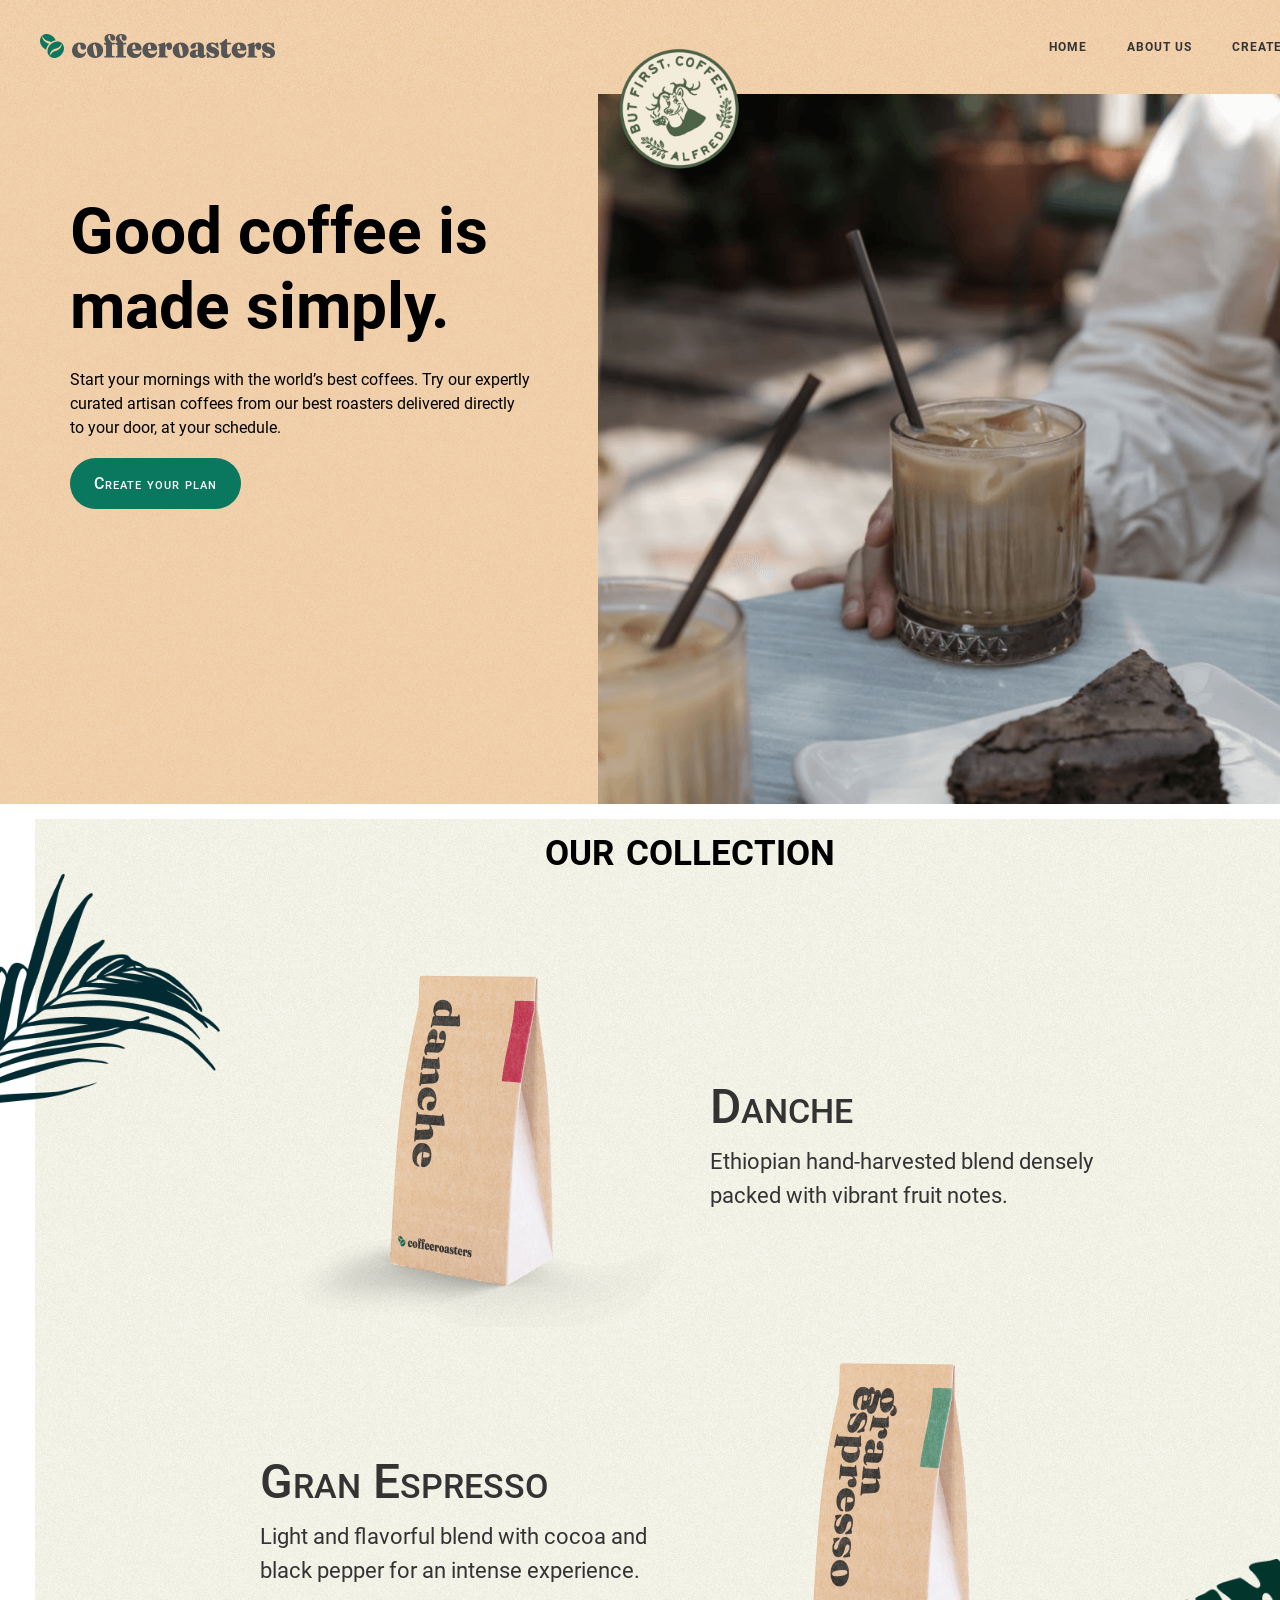
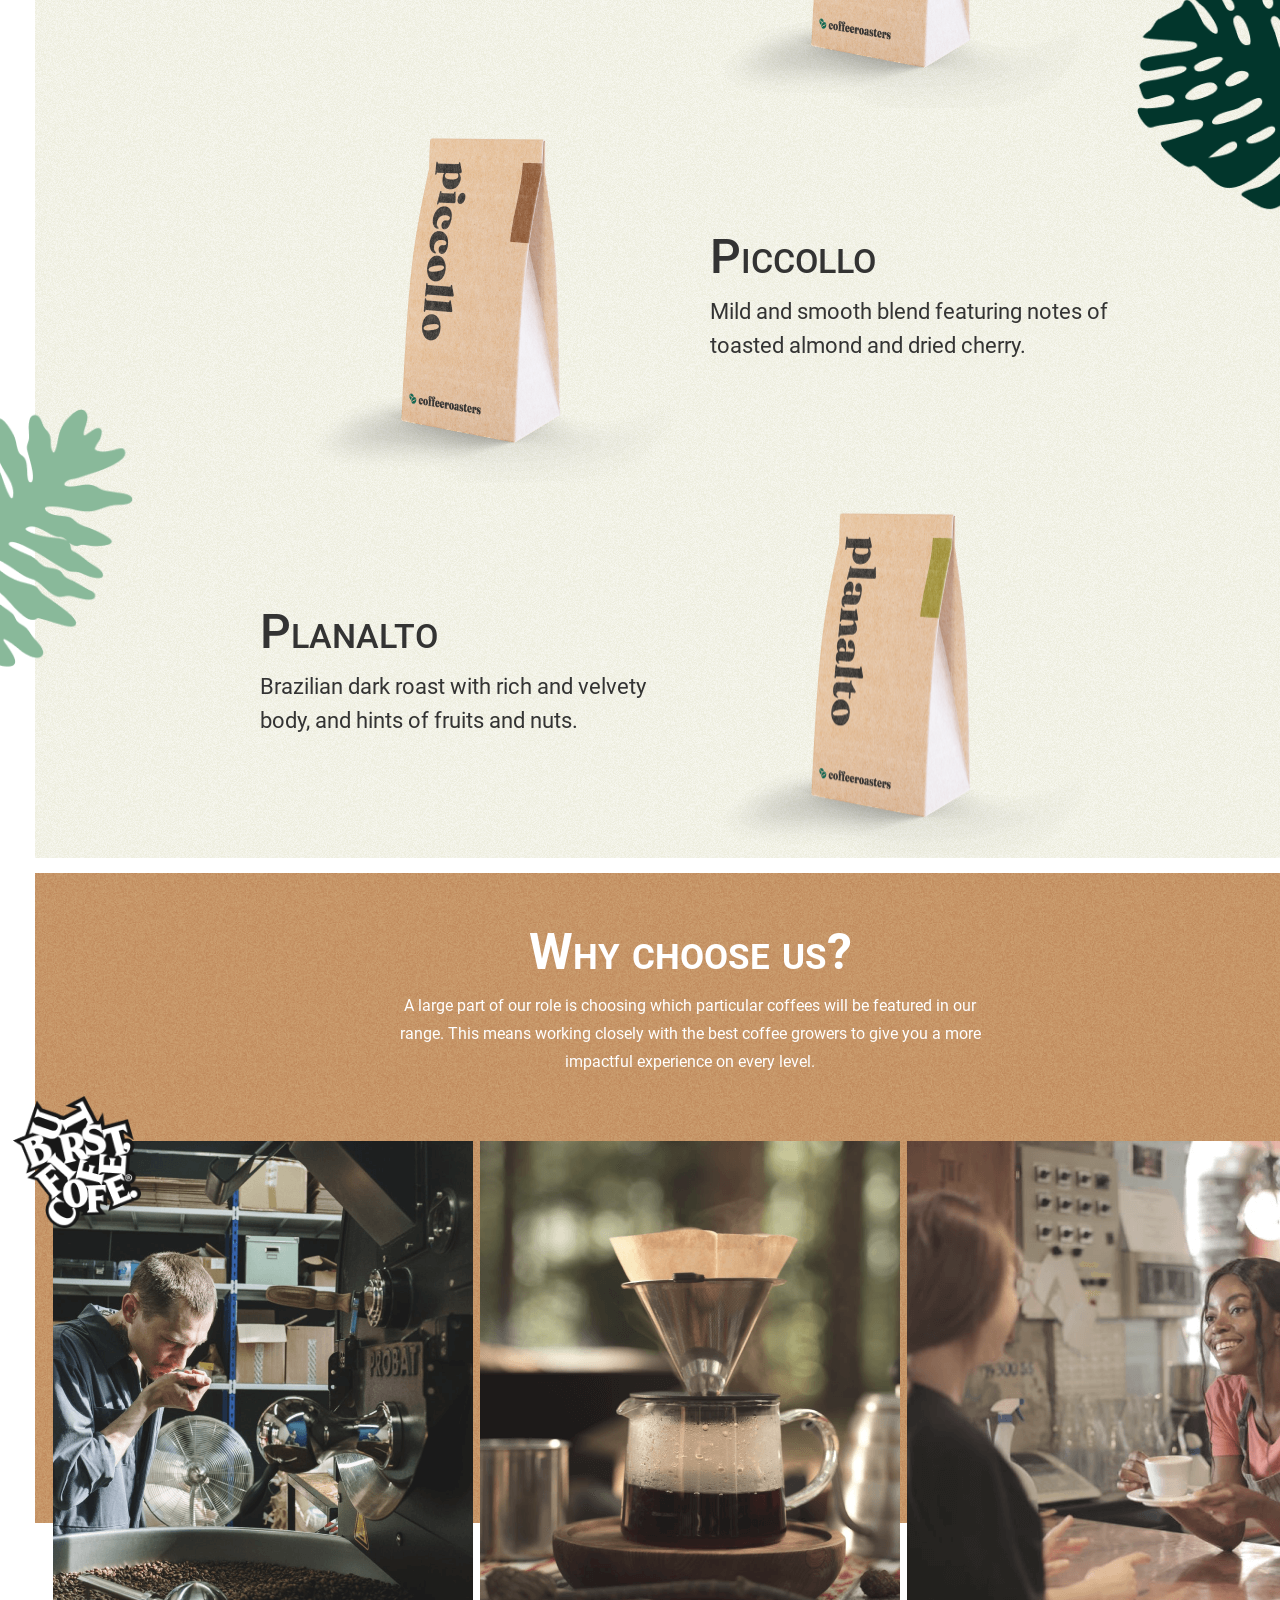
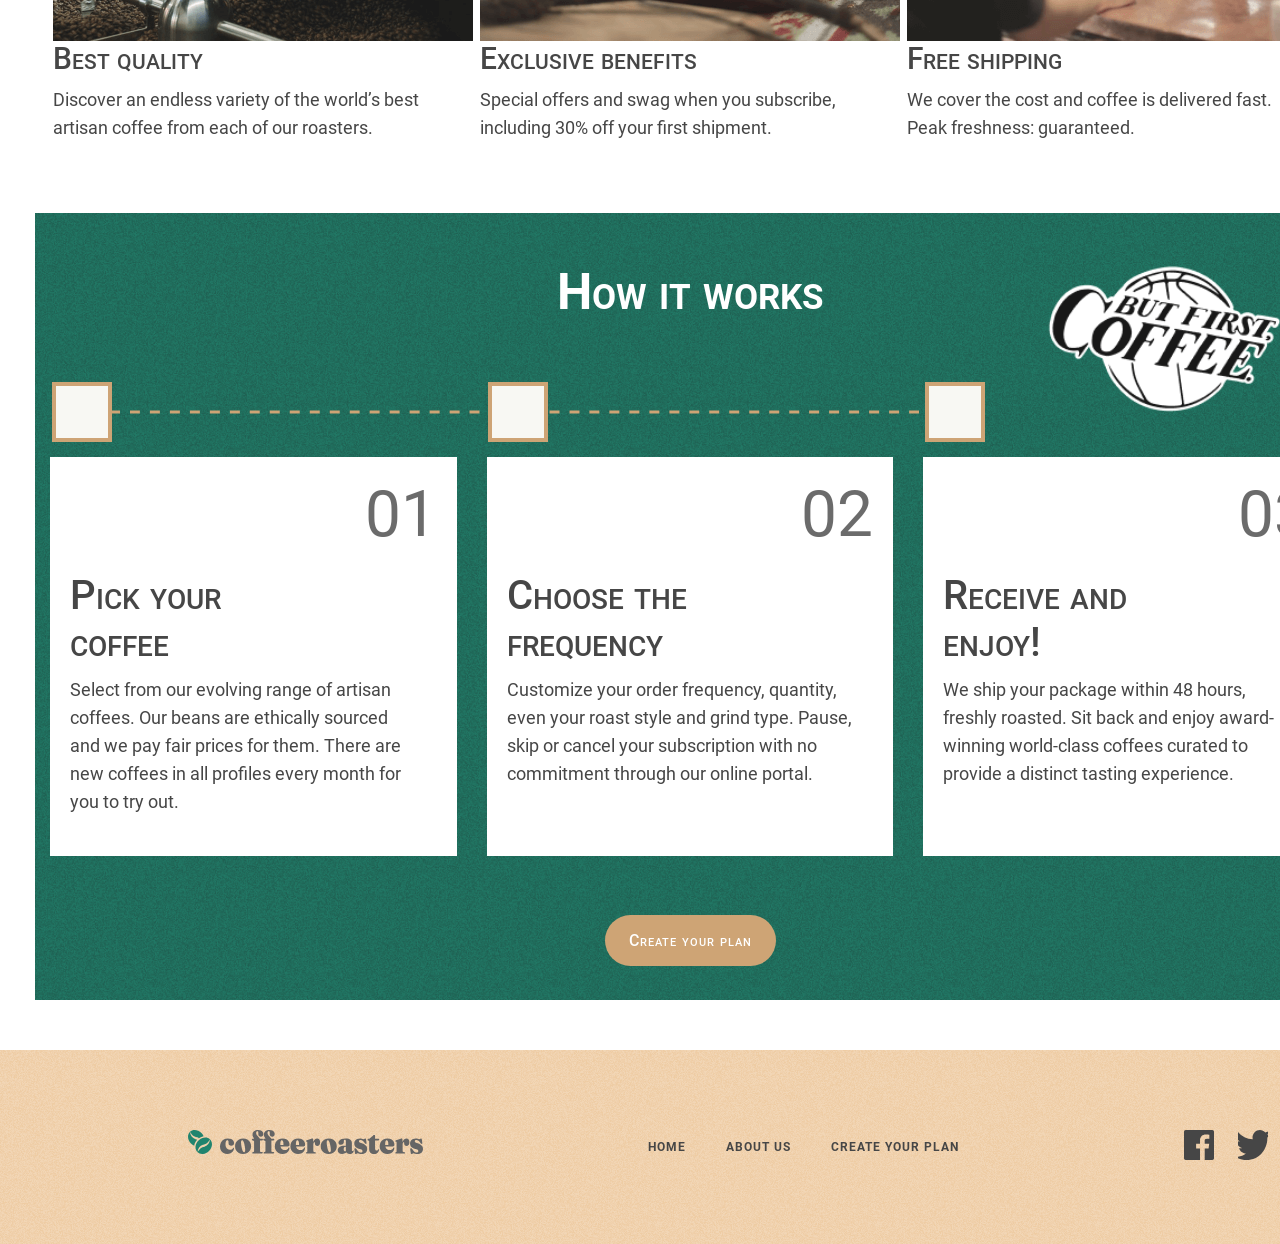
<file: index.html>
<!DOCTYPE html>
<html lang="en">
<head>
  <meta charset="UTF-8">
  <meta http-equiv="X-UA-Compatible" content="IE=edge">
  <meta name="viewport" content="width=device-width, initial-scale=1.0">
  <link rel="stylesheet" href=".//css/main.css">
  <title>Document</title>
</head>
<body>
  <header>
    <section class="header__hero">
      <h1 class="visually-hidden">MacCoffee</h1>
      <div class="container">
        <div class="header-item">
          <a href="./index.html">
            <img class="header-img" src="./images/coffe.svg" 
            alt="Coffe"
            width="235"
            height="24">
          </a>
          <nav>
            <ul class="header-item-in__in">
              
              <li>
                <a class="header-link" href="./index.html">
                  <p class="header-title">HOME</p>
                </a>
              </li>
              
              <li>
                <a class="header-link" href="./cofee.html">
                  <p class="header-title">ABOUT US</p>
                </a>
              </li>
              
              <li>
                <a class="header-link" href="#">
                  <p class="header-title">Create your plan</p>
                </a>
              </li>
              
            </ul>
            
          </nav>
          
        </div>
        
      </div>
      
    </section>
    
  </header>
  
  
  <main>
    <section class="main-one-box">
      <div class="container">
        <div>
          <div class="main-one-box_in">
            
            <h2 class="main-one-box_title">
              Good coffee is made simply.
            </h2>
            
            <p class="main-one-box_title_in">
              Start your mornings with the world’s best coffees. Try our expertly curated artisan coffees from our best roasters delivered directly to your door, at your schedule.
            </p>
            
            <a class="main-one-box_link" href="#">
              Create your plan
            </a>
            
          </div>
        </div>
        
      </div>
    </section>
    
    <section>
      <div class="container">
        <div class="main-two-box__in">
          
          <h2  class="main-two-box__in-in">
            our collection
          </h2>
          
          <ol class="main-two-box-title">
            <li class="main-two-box-title__in">
              <img src="./images/kopi1.png" 
              srcset=" ./images/kopi1.png 1x , ./images/kopi1@2x.png 2x"
              alt="Dowland"
              width="450"
              height="375">
              
              <div class="main-two_title__in">
                <h3 class="main-two-box-item">
                  Danche
                </h3>
                
                <p class="main-two-box-item-in">
                  Ethiopian hand-harvested blend densely packed with vibrant fruit notes.
                </p>
              </div>
              
            </li>
            
            <li class="main-two-box-title__in">
              <img src="./images/kopi2.png" 
              srcset=" ./images/kopi2.png 1x , ./images/kopi2@2x.png 2x"
              alt="Dowland"
              width="450"
              height="375">
              
              <div class="main-two_title__in">
                <h3 class="main-two-box-item">
                  Gran Espresso
                </h3>
                
                <p class="main-two-box-item-in">
                  Light and flavorful blend with cocoa and black pepper for an intense experience.
                </p>
              </div>
              
            </li>
            
            <li class="main-two-box-title__in">
              <img src="./images/kopi3.png" 
              srcset=" ./images/kopi3.png 1x , ./images/kopi3@2x.png 2x"
              alt="Dowland"
              width="450"
              height="375">
              
              <div class="main-two_title__in">
                <h3 class="main-two-box-item">
                  Piccollo
                </h3>
                
                <p class="main-two-box-item-in">
                  Mild and smooth blend featuring notes of toasted almond and dried cherry.
                </p>
              </div>
              
            </li>
            
            <li class="main-two-box-title__in">
              <img src="./images/kopi4.png" 
              srcset=" ./images/kopi4.png 1x , ./images/kopi4@2x.png 2x"
              alt="Dowland"
              width="450"
              height="375">
              
              <div class="main-two_title__in">
                <h3 class="main-two-box-item">
                  Planalto
                </h3>
                
                <p class="main-two-box-item-in">
                  Brazilian dark roast with rich and velvety body, and hints of fruits and nuts.
                </p>
              </div>
              
            </li>
          </ol>
        </div>
      </div>
    </section>
    
    
    <section>
      <div class="container">
        <div class="main-there__inner">
          <div class="main-there-box">
            <div class="main-there-box__in-go">
              <div class="main-there-box__in">
                <h1 class="main-there-box__in-inner">
                  Why choose us?
                </h1>
                <p class="main-there-box__in-inner__in">
                  A large part of our role is choosing which particular coffees will be featured in our range. This means working closely with the best coffee growers to give you a more impactful experience on every level.
                </p>
              </div>
            </div>
            <ul class="main-there-item">
              <li class="main-there-item-in">
                <img src="./images/chel.png" 
                srcset=" ./images/chel.png 1x , ./images/chel@2x.png 2x"
                alt="Man"
                width="420"
                height="500">
                <h3 class="main-there-item-in__inner">
                  Best quality
                </h3>
                <p class="main-there-item-in__inner-in">
                  Discover an endless variety of the world’s best artisan coffee from each of our roasters.
                </p>
              </li>
              
              <li class="main-there-item-in">
                <img src="./images/coco.png" 
                srcset=" ./images/coco.png 1x , ./images/coco@2x.png 2x"
                alt="Man"
                width="420"
                height="500">
                <h3 class="main-there-item-in__inner">
                  Exclusive benefits
                </h3>
                <p class="main-there-item-in__inner-in">
                  Special offers and swag when you subscribe, including 30% off your first shipment.
                </p>
              </li>
              
              <li class="main-there-item-in">
                <img src="./images/odam.png" 
                srcset=" ./images/odam.png 1x , ./images/odam@2x.png 2x"
                alt="Man"
                width="420"
                height="500">
                <h3 class="main-there-item-in__inner">
                  Free shipping
                </h3>
                <p class="main-there-item-in__inner-in">
                  We cover the cost and coffee is delivered fast. Peak freshness: guaranteed.
                </p>
              </li>
              
            </ul>
            
          </div>
        </div>
        
      </div>
      
    </section>
    
    <section>
      <div class="container">
        <div class="main-four__inner">
          <h2 class="main-four-box">
            How it works
          </h2>
          
          <div class="main-four-box-item">
            <span class="main-four-box-item__in"></span>
            <span class="main-four-box-item__in"></span>
            <span class="main-four-box-item__in"></span>
          </div>
          
          <ol class="main-four-box-title">
            <li class="main-four-box-title__in">
              <div>
                <p class="main-four-box-title__in-inner">01</p>
              </div>
              <div class="main-four-box-title__go">
                <h2 class="main-four-box-item-go">
                  Pick your coffee
                </h2>
                <p class="main-four-box-item-go__in">
                  Select from our evolving range of artisan coffees. Our beans are ethically sourced and we pay fair prices for them. There are new coffees in all profiles every month for you to try out.
                </p>
              </div>
            </li>
            
            <li class="main-four-box-title__in">
              <div>
                <p class="main-four-box-title__in-inner">02</p>
              </div>
              <div class="main-four-box-title__go">
                <h2 class="main-four-box-item-go">
                  Choose the frequency
                </h2>
                <p class="main-four-box-item-go__in">
                  Customize your order frequency, quantity, even your roast style and grind type. Pause, skip or cancel your subscription with no commitment through our online portal.
                </p>
              </div>
            </li>
            
            <li class="main-four-box-title__in">
              <div>
                <p class="main-four-box-title__in-inner">03</p>
              </div>
              <div class="main-four-box-title__go">
                <h2 class="main-four-box-item-go">
                  Receive and enjoy!
                </h2>
                <p class="main-four-box-item-go__in">
                  We ship your package within 48 hours, freshly roasted. Sit back and enjoy award-winning world-class coffees curated to provide a distinct tasting experience.
                </p>
              </div>
            </li>
            
          </ol>
          
          <div class="main-four-box-text">
            <a class="main-four-box-link" href="#">
              Create your plan
            </a>
          </div>
          
        </div>
        
      </div> 
    </section>
    
  </main>
  
  <footer>
    <section class="footer-in">
      <div class="container">
        <div class="footer-box">
          <a href="./index.html">
            <img class="footer-img" src="./images/coffe.svg" 
            alt="Coffe"
            width="235"
            height="24">
          </a>
          
          <ul class="footer-box-in">
            
            <li>
              <a class="header-link" href="./index.html">
                <p class="header-title">HOME</p>
              </a>
            </li>
            
            <li>
              <a class="header-link" href="#">
                <p class="header-title">ABOUT US</p>
              </a>
            </li>
            
            <li>
              <a class="header-link" href="#">
                <p class="header-title">Create your plan</p>
              </a>
            </li>
            
          </ul>
          
          <div class="footer-box-item">
            <a style="text-decoration: none;" href="https://www.facebook.com/accounts/login/">
              <img class="footer-box-pic" src="./images/facebook.svg" 
              alt="facebook"
              width="30"
              height="30">
            </a>
           
            
            <a style="text-decoration: none;" href="https://www.twitter.com/accounts/login/">
              <img class="footer-box-pic" src="./images/tvitter.svg" 
              alt="twitter"
              width="30"
              height="30">
            </a>
           
            
            <a style="text-decoration: none;" href="https://www.instagram.com/accounts/login/">
              <img class="footer-box-pic" src="./images/insta.svg" 
              alt="insta"
              width="30"
              height="30">
            </a>
            
          </div>
          
          
        </div>
      </div>
      
    </section>
  </footer>
  
  
</body>
</html>
</file>
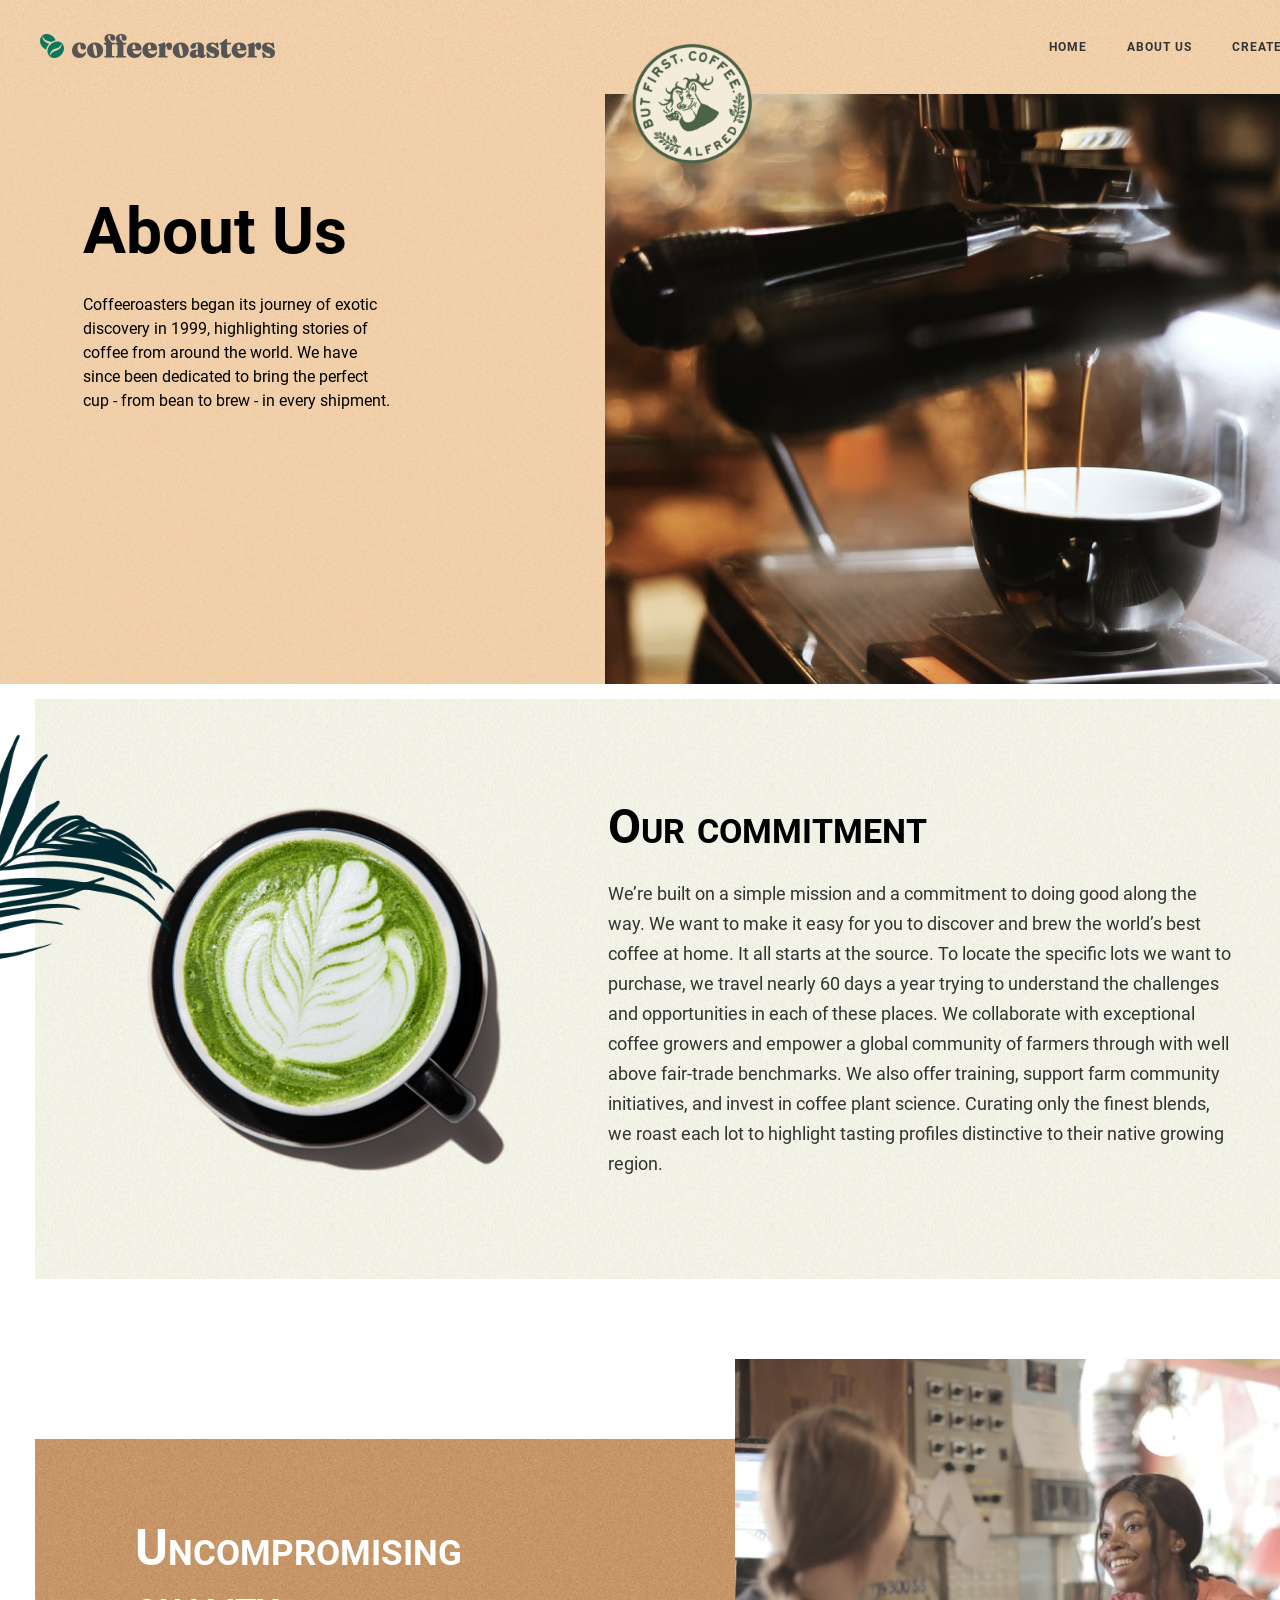
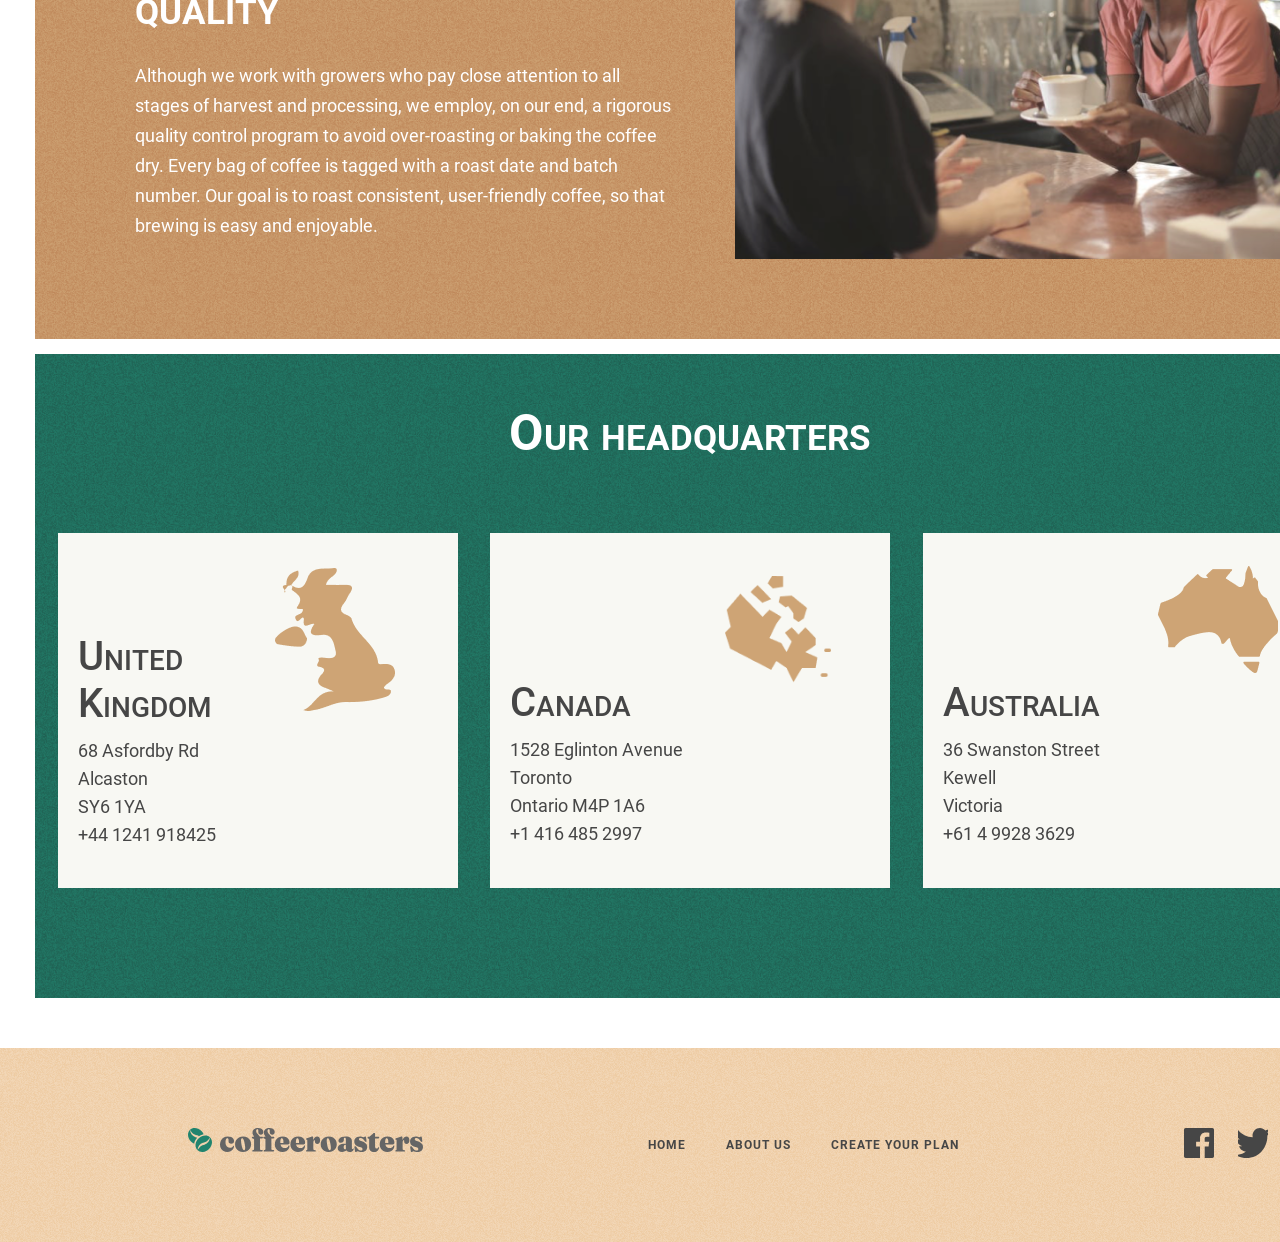
<file: cofee.html>
<!DOCTYPE html>
<html lang="en">
<head>
  <meta charset="UTF-8">
  <meta http-equiv="X-UA-Compatible" content="IE=edge">
  <meta name="viewport" content="width=device-width, initial-scale=1.0">
  <title>Document</title>
  <link rel="stylesheet" href=".//css/main.css">
</head>
<body>
  <header>
    <section class="header__hero">
      <h1 class="visually-hidden">MacCoffee</h1>
      <div class="container">
        <div class="header-item">
          <a href="./index.html">
            <img class="header-img" src="./images/coffe.svg" 
            alt="Coffe"
            width="235"
            height="24">
          </a>
          <nav>
            <ul class="header-item-in__in">
              
              <li>
                <a class="header-link" href="./index.html">
                  <p class="header-title">HOME</p>
                </a>
              </li>
              
              <li>
                <a class="header-link" href="#">
                  <p class="header-title">ABOUT US</p>
                </a>
              </li>
              
              <li>
                <a class="header-link" href="#">
                  <p class="header-title">Create your plan</p>
                </a>
              </li>
              
            </ul>
            
          </nav>
          
        </div>
        
      </div>
      
    </section>
    
  </header>
  
  <main>
    <section class="main-one-box--hero">
      <div class="container">
        <div>
          <div class="main-one-box_in--hero">
            
            <h2 class="main-one-box_title--hero">
              About Us
            </h2>
            
            <p class="main-one-box_title_in--hero">
              Coffeeroasters began its journey of exotic discovery in 1999, highlighting stories of coffee from around the world. We have since been dedicated to bring the perfect cup - from bean to brew - in every shipment.
            </p>
            
          </div>
        </div>
        
      </div>
    </section>
    
    <section>
      <div class="container">
        <div class="_main-two-box">
          <div class="_main-two-box__link">
            <img src="./images/cub.png"
            srcset="./images/cub.png 1x, ./images/cub@2x.png 2x" 
            alt="cup"
            width="360"
            height="364">
            
            <div class="_main-two-box_inner">
              <h3 class="_main-two-box_inner-in">
                Our commitment
              </h3>
              <p class="_main-two-box_inner-go">
                We’re built on a simple mission and a commitment to doing good along the way. We want to make it easy for you to discover and brew the world’s best coffee at home. It all starts at the source. To locate the specific lots we want to purchase, we travel nearly 60 days a year trying to understand the challenges and opportunities in each of these places. We collaborate with exceptional coffee growers and empower a global community of farmers through with well above fair-trade benchmarks. We also offer training, support farm community initiatives, and invest in coffee plant science. Curating only the finest blends, we roast each lot to highlight tasting profiles distinctive to their native growing region.
              </p>
            </div>
          </div>
        </div>
      </div>
    </section>
    
    <section>
      <div class="container">
        <div class="_main-there-box">
          <div class="_main-there-box__inner">
            <h2 class="_main-there-box__inner-in">
              Uncompromising quality
            </h2>
            <p class="_main-there-box__inner-go">
              Although we work with growers who pay close attention to all stages of harvest and processing, we employ, on our end, a rigorous quality control program to avoid over-roasting or baking the coffee dry. Every bag of coffee is tagged with a roast date and batch number. Our goal is to roast consistent, user-friendly coffee, so that brewing is easy and enjoyable.
            </p>
          </div>
        </div>
      </div>
    </section>
    
    <section>
      <div class="container">
        <div class="_main-four-box">
          <div>
            <h2 class="_main-four-box__in-go">
              Our headquarters
            </h2>
          </div>
          <ul class="_main-four-box--item">
            <li class="_main-four-box--item_in">
              <div class="_main-four-box--item_in__inner-item">
                <h3 class="_main-four-box--item_in-go">
                  United Kingdom
                </h3>
                <p class="_main-four-box--item_in-go__in">
                  68  Asfordby Rd  <br>
                  Alcaston  <br>
                  SY6 1YA  <br>
                  +44 1241 918425
                </p>
              </div>
            </li>
            
            <li class="_main-four-box--item_in">
              <div class="_main-four-box--item_in__inner">
                <h3 class="_main-four-box--item_in-go">
                  Canada
                </h3>
                <div class="_main-four-box--item_in-go__in__item">
                  <p class="_main-four-box--item_in-go__in"> 
                    1528  Eglinton Avenue <br>
                    Toronto <br>
                    Ontario M4P 1A6 <br>
                    +1 416 485 2997
                  </p>
                </div>
              </div>
            </li>
            
            <li class="_main-four-box--item_in">
              <div class="_main-four-box--item_in__inner">
                <h3 class="_main-four-box--item_in-go">
                  Australia
                </h3>
                <div class="_main-four-box--item_in-go-item">
                  <p class="_main-four-box--item_in-go__in">
                    36 Swanston Street <br>
                    Kewell <br>
                    Victoria <br>
                    +61 4 9928 3629
                  </p>
                </div>
                
              </div>
            </li>
          </ul>
        </div>
      </div>
    </section>
    
  </main>
  
  <footer>
    <section class="footer-in">
      <div class="container">
        <div class="footer-box">
          <a href="./index.html">
            <img class="footer-img" src="./images/coffe.svg" 
            alt="Coffe"
            width="235"
            height="24">
          </a>
          
          <ul class="footer-box-in">
            
            <li>
              <a class="header-link" href="./index.html">
                <p class="header-title">HOME</p>
              </a>
            </li>
            
            <li>
              <a class="header-link" href="#">
                <p class="header-title">ABOUT US</p>
              </a>
            </li>
            
            <li>
              <a class="header-link" href="#">
                <p class="header-title">Create your plan</p>
              </a>
            </li>
            
          </ul>
          
          <div class="footer-box-item">
            <a style="text-decoration: none;" href="https://www.facebook.com/accounts/login/">
              <img class="footer-box-pic" src="./images/facebook.svg" 
              alt="facebook"
              width="30"
              height="30">
            </a>
            
            
            <a style="text-decoration: none;" href="https://www.twitter.com/accounts/login/">
              <img class="footer-box-pic" src="./images/tvitter.svg" 
              alt="twitter"
              width="30"
              height="30">
            </a>
            
            
            <a style="text-decoration: none;" href="https://www.instagram.com/accounts/login/">
              <img class="footer-box-pic" src="./images/insta.svg" 
              alt="insta"
              width="30"
              height="30">
            </a>
            
          </div>
          
          
        </div>
      </div>
      
    </section>
  </footer>
</body>
</html>
</file>
<file: css/main.css>
@font-face {
  font-family: 'Roboto';
  font-style: normal;
  font-weight: 400;
  src: url("../fonts/roboto-v29-latin-regular.woff2") format("woff2"), url("../fonts/roboto-v29-latin-regular.woff") format("woff");
}

@font-face {
  font-family: 'Roboto';
  font-style: normal;
  font-weight: 500;
  src: url("../fonts/roboto-v29-latin-500.woff2") format("woff2"), url("../fonts/roboto-v29-latin-500.woff") format("woff");
}

@font-face {
  font-family: 'Roboto';
  font-style: normal;
  font-weight: 700;
  src: url("../fonts/roboto-v29-latin-700.woff2") format("woff2"), url("../fonts/roboto-v29-latin-700.woff") format("woff");
}

/*! normalize.css v8.0.1 | MIT License | github.com/necolas/normalize.css */
/* Document
   ========================================================================== */
/**
 * 1. Correct the line height in all browsers.
 * 2. Prevent adjustments of font size after orientation changes in iOS.
 */
html {
  line-height: 1.15;
  /* 1 */
  -webkit-text-size-adjust: 100%;
  /* 2 */
}

/* Sections
   ========================================================================== */
/**
 * Remove the margin in all browsers.
 */
body {
  margin: 0;
}

/**
 * Render the `main` element consistently in IE.
 */
main {
  display: block;
}

/**
 * Correct the font size and margin on `h1` elements within `section` and
 * `article` contexts in Chrome, Firefox, and Safari.
 */
h1 {
  font-size: 2em;
  margin: 0.67em 0;
}

/* Grouping content
   ========================================================================== */
/**
 * 1. Add the correct box sizing in Firefox.
 * 2. Show the overflow in Edge and IE.
 */
hr {
  -webkit-box-sizing: content-box;
          box-sizing: content-box;
  /* 1 */
  height: 0;
  /* 1 */
  overflow: visible;
  /* 2 */
}

/**
 * 1. Correct the inheritance and scaling of font size in all browsers.
 * 2. Correct the odd `em` font sizing in all browsers.
 */
pre {
  font-family: monospace, monospace;
  /* 1 */
  font-size: 1em;
  /* 2 */
}

/* Text-level semantics
   ========================================================================== */
/**
 * Remove the gray background on active links in IE 10.
 */
a {
  background-color: transparent;
}

/**
 * 1. Remove the bottom border in Chrome 57-
 * 2. Add the correct text decoration in Chrome, Edge, IE, Opera, and Safari.
 */
abbr[title] {
  border-bottom: none;
  /* 1 */
  text-decoration: underline;
  /* 2 */
  -webkit-text-decoration: underline dotted;
          text-decoration: underline dotted;
  /* 2 */
}

/**
 * Add the correct font weight in Chrome, Edge, and Safari.
 */
b,
strong {
  font-weight: bolder;
}

/**
 * 1. Correct the inheritance and scaling of font size in all browsers.
 * 2. Correct the odd `em` font sizing in all browsers.
 */
code,
kbd,
samp {
  font-family: monospace, monospace;
  /* 1 */
  font-size: 1em;
  /* 2 */
}

/**
 * Add the correct font size in all browsers.
 */
small {
  font-size: 80%;
}

/**
 * Prevent `sub` and `sup` elements from affecting the line height in
 * all browsers.
 */
sub,
sup {
  font-size: 75%;
  line-height: 0;
  position: relative;
  vertical-align: baseline;
}

sub {
  bottom: -0.25em;
}

sup {
  top: -0.5em;
}

/* Embedded content
   ========================================================================== */
/**
 * Remove the border on images inside links in IE 10.
 */
img {
  border-style: none;
}

/* Forms
   ========================================================================== */
/**
 * 1. Change the font styles in all browsers.
 * 2. Remove the margin in Firefox and Safari.
 */
button,
input,
optgroup,
select,
textarea {
  font-family: inherit;
  /* 1 */
  font-size: 100%;
  /* 1 */
  line-height: 1.15;
  /* 1 */
  margin: 0;
  /* 2 */
}

/**
 * Show the overflow in IE.
 * 1. Show the overflow in Edge.
 */
button,
input {
  /* 1 */
  overflow: visible;
}

/**
 * Remove the inheritance of text transform in Edge, Firefox, and IE.
 * 1. Remove the inheritance of text transform in Firefox.
 */
button,
select {
  /* 1 */
  text-transform: none;
}

/**
 * Correct the inability to style clickable types in iOS and Safari.
 */
button,
[type="button"],
[type="reset"],
[type="submit"] {
  -webkit-appearance: button;
}

/**
 * Remove the inner border and padding in Firefox.
 */
button::-moz-focus-inner,
[type="button"]::-moz-focus-inner,
[type="reset"]::-moz-focus-inner,
[type="submit"]::-moz-focus-inner {
  border-style: none;
  padding: 0;
}

/**
 * Restore the focus styles unset by the previous rule.
 */
button:-moz-focusring,
[type="button"]:-moz-focusring,
[type="reset"]:-moz-focusring,
[type="submit"]:-moz-focusring {
  outline: 1px dotted ButtonText;
}

/**
 * Correct the padding in Firefox.
 */
fieldset {
  padding: 0.35em 0.75em 0.625em;
}

/**
 * 1. Correct the text wrapping in Edge and IE.
 * 2. Correct the color inheritance from `fieldset` elements in IE.
 * 3. Remove the padding so developers are not caught out when they zero out
 *    `fieldset` elements in all browsers.
 */
legend {
  -webkit-box-sizing: border-box;
          box-sizing: border-box;
  /* 1 */
  color: inherit;
  /* 2 */
  display: table;
  /* 1 */
  max-width: 100%;
  /* 1 */
  padding: 0;
  /* 3 */
  white-space: normal;
  /* 1 */
}

/**
 * Add the correct vertical alignment in Chrome, Firefox, and Opera.
 */
progress {
  vertical-align: baseline;
}

/**
 * Remove the default vertical scrollbar in IE 10+.
 */
textarea {
  overflow: auto;
}

/**
 * 1. Add the correct box sizing in IE 10.
 * 2. Remove the padding in IE 10.
 */
[type="checkbox"],
[type="radio"] {
  -webkit-box-sizing: border-box;
          box-sizing: border-box;
  /* 1 */
  padding: 0;
  /* 2 */
}

/**
 * Correct the cursor style of increment and decrement buttons in Chrome.
 */
[type="number"]::-webkit-inner-spin-button,
[type="number"]::-webkit-outer-spin-button {
  height: auto;
}

/**
 * 1. Correct the odd appearance in Chrome and Safari.
 * 2. Correct the outline style in Safari.
 */
[type="search"] {
  -webkit-appearance: textfield;
  /* 1 */
  outline-offset: -2px;
  /* 2 */
}

/**
 * Remove the inner padding in Chrome and Safari on macOS.
 */
[type="search"]::-webkit-search-decoration {
  -webkit-appearance: none;
}

/**
 * 1. Correct the inability to style clickable types in iOS and Safari.
 * 2. Change font properties to `inherit` in Safari.
 */
::-webkit-file-upload-button {
  -webkit-appearance: button;
  /* 1 */
  font: inherit;
  /* 2 */
}

/* Interactive
   ========================================================================== */
/*
 * Add the correct display in Edge, IE 10+, and Firefox.
 */
details {
  display: block;
}

/*
 * Add the correct display in all browsers.
 */
summary {
  display: list-item;
}

/* Misc
   ========================================================================== */
/**
 * Add the correct display in IE 10+.
 */
template {
  display: none;
}

/**
 * Add the correct display in IE 10.
 */
[hidden] {
  display: none;
}

html {
  scroll-behavior: smooth;
}

*, *::before, *::after {
  -webkit-box-sizing: border-box;
          box-sizing: border-box;
  scroll-behavior: smooth;
}

body {
  margin: 0;
  padding: 0;
  font-family: "Roboto", "Arial", sans-serif;
}

img {
  vertical-align: middle;
  -o-object-fit: cover;
     object-fit: cover;
}

.visually-hidden {
  clip: rect(0 0 0 0);
  -webkit-clip-path: inset(50%);
          clip-path: inset(50%);
  height: 1px;
  overflow: hidden;
  position: absolute;
  white-space: nowrap;
  width: 1px;
}

.container {
  width: 1380px;
  margin: 0 auto;
  padding: 0 20px;
}

.header__hero {
  background: url("../images/qum.png");
  background-blend-mode: overlay;
  background-color: #F2D4B2;
  opacity: 1.25;
  padding: 20px;
}

.header-img {
  text-align: center;
  margin-top: 14px;
}

.header-item {
  display: -webkit-box;
  display: -ms-flexbox;
  display: flex;
  -webkit-box-pack: justify;
      -ms-flex-pack: justify;
          justify-content: space-between;
}

.header-item-in__in {
  display: -webkit-box;
  display: -ms-flexbox;
  display: flex;
  margin: 0;
  padding: 0;
  list-style: none;
}

.header-title {
  margin: 0;
  padding: 20px;
  font-weight: 700;
  font-size: 12px;
  line-height: 14px;
  letter-spacing: 1px;
  text-transform: uppercase;
  color: #333333;
}

.header-link {
  text-decoration: none;
}

@media only screen and (-webkit-min-device-pixel-ratio: 2), only screen and (min--moz-device-pixel-ratio: 2), only screen and (min-device-pixel-ratio: 2), only screen and (min-resolution: 192dpi), only screen and (min-resolution: 2dppx) {
  .header__hero {
    background: url("../images/qum@2x.png");
  }
}

.main-one-box {
  display: -webkit-box;
  display: -ms-flexbox;
  display: flex;
  height: 710px;
  background-image: url("../images/cacao.png"), url("../images/qum.png");
  background-repeat: no-repeat;
  background-blend-mode: normal, overlay;
  background-color: #F2D4B2;
  background-size: contain, 100%;
  background-position: calc(50% + 320px) bottom, center center;
}

.main-one-box_in {
  width: 512px;
  padding-top: 100px;
  padding-left: 50px;
}

.main-one-box_title {
  position: relative;
  margin-top: 0;
  margin-bottom: 24px;
  font-weight: 700;
  font-size: 64px;
  line-height: 75px;
  color: #000000;
}

.main-one-box_title::before {
  display: block;
  position: absolute;
  top: calc(-165px);
  left: calc(530px);
  width: 160px;
  height: 160px;
  background-image: url("../images/olen.png");
  background-size: contain;
  background-repeat: no-repeat;
  content: '';
}

.main-one-box_title_in {
  margin-top: 0;
  margin-bottom: 34px;
  font-weight: 400;
  font-size: 16px;
  line-height: 24px;
  color: #000000;
}

.main-one-box_link {
  text-decoration: none;
  font-weight: 500;
  font-size: 16px;
  line-height: 19px;
  text-align: center;
  letter-spacing: 1px;
  font-variant: small-caps;
  color: #FFFFFF;
  background: #0A775F;
  border-radius: 100px;
  padding: 16px 24px;
}

@media only screen and (-webkit-min-device-pixel-ratio: 2), only screen and (min--moz-device-pixel-ratio: 2), only screen and (min-device-pixel-ratio: 2), only screen and (min-resolution: 192dpi), only screen and (min-resolution: 2dppx) {
  .main-one-box {
    background-image: url("../images/cacao@2x.png"), url("../images/qum@2x.png");
  }
  .main-one-box_title::before {
    background-image: url("../images/olen@2x.png");
  }
}

.main-one-box--hero {
  display: -webkit-box;
  display: -ms-flexbox;
  display: flex;
  height: 590px;
  background-image: url("../images/chashka.png"), url("../images/qum.png");
  background-repeat: no-repeat;
  background-blend-mode: normal, overlay;
  background-color: #F2D4B2;
  background-size: 710px 596px, 100%;
  background-position: calc(50% + 320px) bottom, center center;
}

.main-one-box_title--hero {
  position: relative;
  margin-top: 0;
  margin-bottom: 24px;
  font-weight: 700;
  font-size: 64px;
  line-height: 75px;
  color: #000000;
}

.main-one-box_in--hero {
  width: 372px;
  padding-top: 100px;
  padding-left: 63px;
}

.main-one-box_title--hero::before {
  display: block;
  position: absolute;
  top: calc(-170px);
  left: calc(530px);
  width: 160px;
  height: 160px;
  background-image: url("../images/olen.png");
  background-size: contain;
  background-repeat: no-repeat;
  content: '';
}

.main-one-box_title_in--hero {
  margin: 0;
  font-weight: 400;
  font-size: 16px;
  line-height: 24px;
  color: #000000;
}

@media only screen and (-webkit-min-device-pixel-ratio: 2), only screen and (min--moz-device-pixel-ratio: 2), only screen and (min-device-pixel-ratio: 2), only screen and (min-resolution: 192dpi), only screen and (min-resolution: 2dppx) {
  .main-one-box {
    background-image: url("../images/chashka@2x.png"), url("../images/qum@2x.png");
  }
  .main-one-box_title::before {
    background-image: url("../images/olen@2x.png");
  }
}

.main-two-box__in {
  position: relative;
  background-color: #F6F6EE;
  margin: 15px;
  background-image: url("../images/qum2.png");
  background-blend-mode: overlay;
  background-repeat: no-repeat;
  background-position: 100%;
}

.main-two-box__in::before {
  display: block;
  position: absolute;
  top: calc(54px);
  left: calc(-115px);
  width: 306px;
  height: 300px;
  background-image: url("../images/ot.png");
  background-size: contain;
  background-repeat: no-repeat;
  content: '';
}

.main-two-box__in-in {
  margin-top: 0;
  margin-bottom: 80px;
  font-weight: 700;
  font-size: 50px;
  line-height: 59px;
  text-align: center;
  font-variant: small-caps;
  color: #000000;
}

.main-two-box__in-in::before {
  display: block;
  position: absolute;
  top: calc(1190px);
  left: calc(-196px);
  width: 316px;
  height: 269px;
  background-image: url("../images/ot3.png");
  background-size: contain;
  background-repeat: no-repeat;
  content: '';
}

.main-two-box-title {
  position: relative;
  margin: 0;
  padding: 0;
  list-style: none;
}

.main-two-box-title::before {
  display: block;
  position: absolute;
  top: calc(600px);
  left: calc(1102px);
  width: 392px;
  height: 388px;
  background-image: url("../images/ot2.png");
  background-size: contain;
  background-repeat: no-repeat;
  content: '';
}

.main-two-box-title__in {
  display: -webkit-box;
  display: -ms-flexbox;
  display: flex;
  -webkit-box-pack: center;
      -ms-flex-pack: center;
          justify-content: center;
  -webkit-box-align: center;
      -ms-flex-align: center;
          align-items: center;
  position: relative;
}

.main-two-box-title__in:nth-child(even) {
  display: -webkit-box;
  display: -ms-flexbox;
  display: flex;
  -webkit-box-orient: horizontal;
  -webkit-box-direction: reverse;
      -ms-flex-direction: row-reverse;
          flex-direction: row-reverse;
}

.main-two_title__in {
  width: 410px;
}

.main-two-box-item {
  margin-top: 0;
  margin-bottom: 10px;
  font-weight: 500;
  font-size: 48px;
  line-height: 56px;
  font-variant: small-caps;
  color: #333333;
}

.main-two-box-item-in {
  margin: 0;
  font-weight: 400;
  font-size: 22px;
  line-height: 34px;
  color: #333333;
}

@media only screen and (-webkit-min-device-pixel-ratio: 2), only screen and (min--moz-device-pixel-ratio: 2), only screen and (min-device-pixel-ratio: 2), only screen and (min-resolution: 192dpi), only screen and (min-resolution: 2dppx) {
  .main-two-box__in {
    background-image: url("../images/qum2@2x.png");
  }
  .main-two-box__in::before {
    background-image: url("../images/ot@2x.png");
  }
  .main-two-box__in-in::before {
    background-image: url("../images/ot3@2x.png");
  }
  .main-two-box-title::before {
    background-image: url("../images/ot2@2x.png");
  }
}

._main-two-box {
  padding: 100px 60px;
  position: relative;
  background-color: #F6F6EE;
  margin: 15px;
  background-image: url("../images/qum2.png");
  background-blend-mode: overlay;
  background-repeat: no-repeat;
  background-position: 100%;
}

._main-two-box::before {
  display: block;
  position: absolute;
  top: calc(35px);
  left: calc(-160px);
  width: 300px;
  height: 300px;
  background-image: url("../images/ot.png");
  background-size: contain;
  background-repeat: no-repeat;
  content: '';
}

._main-two-box__link {
  display: -webkit-box;
  display: -ms-flexbox;
  display: flex;
  -ms-flex-pack: distribute;
      justify-content: space-around;
  -webkit-box-align: center;
      -ms-flex-align: center;
          align-items: center;
}

._main-two-box_inner {
  width: 626px;
}

._main-two-box_inner-in {
  margin-top: 0;
  margin-bottom: 24px;
  font-weight: 700;
  font-size: 48px;
  line-height: 56px;
  font-variant: small-caps;
  color: #000000;
}

._main-two-box_inner-go {
  margin: 0;
  font-weight: 400;
  font-size: 18px;
  line-height: 30px;
  color: #333333;
}

@media only screen and (-webkit-min-device-pixel-ratio: 2), only screen and (min--moz-device-pixel-ratio: 2), only screen and (min-device-pixel-ratio: 2), only screen and (min-resolution: 192dpi), only screen and (min-resolution: 2dppx) {
  ._main-two-box {
    background-image: url("../images/qum2@2x.png");
  }
  ._main-two-box::before {
    background-image: url("../images/ot@2x.png");
  }
}

.main-there__inner {
  margin-top: 15px;
  margin-right: 15px;
  margin-bottom: 290px;
  margin-left: 15px;
}

.main-there-box {
  background-image: url("../images/qum.png");
  background-repeat: no-repeat;
  background-size: 100%;
  background-color: #C79662;
  background-blend-mode: overlay;
  opacity: 0.9;
  height: 650px;
}

.main-there-box__in-go {
  text-align: center;
  padding: 50px;
}

.main-there-box__in {
  display: inline-block;
  right: auto;
  left: auto;
  width: 581px;
  -webkit-box-align: center;
      -ms-flex-align: center;
          align-items: center;
}

.main-there-box__in-inner {
  margin-top: 0;
  margin-bottom: 10px;
  font-weight: 700;
  font-size: 50px;
  line-height: 59px;
  text-align: center;
  font-variant: small-caps;
  color: #FFFFFF;
}

.main-there-box__in-inner__in {
  margin: 0;
  font-weight: 400;
  font-size: 16px;
  line-height: 28px;
  text-align: center;
  color: #FFFFFF;
}

.main-there-item {
  position: relative;
  display: -webkit-box;
  display: -ms-flexbox;
  display: flex;
  margin: 0;
  padding: 15px;
}

.main-there-item::before {
  position: absolute;
  top: calc(-30px);
  left: calc(-22px);
  display: block;
  width: 128px;
  height: 135px;
  background-image: url("../images/nimadir.png");
  background-size: contain;
  background-repeat: no-repeat;
  content: '';
}

.main-there-item-in {
  list-style: none;
  display: -webkit-box;
  display: -ms-flexbox;
  display: flex;
  -webkit-box-orient: vertical;
  -webkit-box-direction: normal;
      -ms-flex-direction: column;
          flex-direction: column;
  width: 420px;
  margin-left: auto;
  margin-right: auto;
}

.main-there-item-in__inner {
  margin-top: 0;
  margin-bottom: 10px;
  font-weight: 500;
  font-size: 30px;
  line-height: 35px;
  font-variant: small-caps;
  color: #333333;
}

.main-there-item-in__inner-in {
  width: 377px;
  margin: 0;
  font-weight: 400;
  font-size: 18px;
  line-height: 28px;
  color: #333333;
}

@media only screen and (-webkit-min-device-pixel-ratio: 2), only screen and (min--moz-device-pixel-ratio: 2), only screen and (min-device-pixel-ratio: 2), only screen and (min-resolution: 192dpi), only screen and (min-resolution: 2dppx) {
  .main-there-box {
    background-image: url("../images/qum@2x.png");
  }
  .main-there-item::before {
    background-image: url("../images/nimadir@2x.png");
  }
}

._main-there-box {
  margin-top: 160px;
  margin-right: 15px;
  margin-bottom: 0px;
  margin-left: 15px;
  background-image: url("../images/qum.png");
  background-repeat: no-repeat;
  background-size: 100%;
  background-color: #C79662;
  background-blend-mode: overlay;
  opacity: 0.9;
  height: 500px;
}

._main-there-box__inner {
  position: relative;
  width: 639px;
  padding: 80px 0px 0px 100px;
}

._main-there-box__inner::before {
  display: block;
  position: absolute;
  top: calc(-80px);
  left: calc(700px);
  width: 550px;
  height: 500px;
  background-image: url("../../images/odamlar.png");
  background-size: contain;
  background-repeat: no-repeat;
  content: '';
}

._main-there-box__inner-in {
  width: 397px;
  margin-top: 0;
  margin-bottom: 24px;
  font-weight: 700;
  font-size: 50px;
  line-height: 59px;
  font-variant: small-caps;
  color: #FFFFFF;
}

._main-there-box__inner-go {
  margin: 0;
  font-weight: 400;
  font-size: 18px;
  line-height: 30px;
  color: #FFFFFF;
}

@media only screen and (-webkit-min-device-pixel-ratio: 2), only screen and (min--moz-device-pixel-ratio: 2), only screen and (min-device-pixel-ratio: 2), only screen and (min-resolution: 192dpi), only screen and (min-resolution: 2dppx) {
  ._main-there-box {
    background-image: url("../images/qum@2x.png");
  }
  ._main-there-box__inner::before {
    background-image: url("../../images/odamlar@2x.png");
  }
}

.main-four__inner {
  margin: 15px 15px 50px 15px;
  background-image: url("../images/qum.png");
  background-repeat: repeat;
  background-size: 100%;
  background-color: #096A55;
  background-blend-mode: overlay;
  opacity: 0.9;
}

.main-four-box {
  padding-top: 50px;
  margin-top: 0;
  margin-bottom: 60px;
  font-weight: 700;
  font-size: 50px;
  line-height: 59px;
  text-align: center;
  font-variant: small-caps;
  color: #FFFFFF;
}

.main-four-box-item {
  position: relative;
  display: -webkit-box;
  display: -ms-flexbox;
  display: flex;
  -ms-flex-pack: distribute;
      justify-content: space-around;
  background-image: url("../images/chiziq.png");
  background-repeat: no-repeat;
  background-position: center left 40px;
}

.main-four-box-item::before {
  position: absolute;
  top: calc(-155px);
  right: calc(58px);
  display: block;
  width: 255px;
  height: 215px;
  background-image: url("../images/mechta.png");
  background-size: contain;
  background-repeat: no-repeat;
  content: '';
}

.main-four-box-item__in {
  margin-right: 343px;
  display: inline-block;
  width: 60px;
  height: 60px;
  background-color: #F8F8F2;
  border: 4px solid #C99B67;
  -webkit-box-sizing: border-box;
          box-sizing: border-box;
}

.main-four-box-title {
  list-style: none;
  margin: 0;
  padding: 0;
  display: -webkit-box;
  display: -ms-flexbox;
  display: flex;
  -webkit-box-pack: space-evenly;
      -ms-flex-pack: space-evenly;
          justify-content: space-evenly;
}

.main-four-box-title__in {
  width: 433px;
  background-color: #FFFFFF;
  margin: 15px;
}

.main-four-box-title__in-inner {
  padding: 20px;
  margin: 0;
  text-align: right;
  font-weight: 400;
  font-size: 64px;
  line-height: 75px;
  font-variant: small-caps;
  color: #333333;
  opacity: 0.8;
}

.main-four-box-title__go {
  width: 385px;
  padding: 0px 20px 40px 20px;
}

.main-four-box-item-go {
  width: 231px;
  margin-top: 0;
  margin-bottom: 10px;
  font-weight: 500;
  font-size: 40px;
  line-height: 47px;
  font-variant: small-caps;
  color: #333333;
}

.main-four-box-item-go__in {
  margin: 0;
  font-weight: 400;
  font-size: 18px;
  line-height: 28px;
  color: #333333;
}

.main-four-box-text {
  text-align: center;
  padding-top: 60px;
  padding-bottom: 50px;
}

.main-four-box-link {
  padding: 16px 24px;
  text-decoration: none;
  font-weight: 500;
  font-size: 16px;
  line-height: 19px;
  text-align: center;
  letter-spacing: 1px;
  font-variant: small-caps;
  color: #FFFFFF;
  background: #C99B67;
  border-radius: 100px;
}

@media only screen and (-webkit-min-device-pixel-ratio: 2), only screen and (min--moz-device-pixel-ratio: 2), only screen and (min-device-pixel-ratio: 2), only screen and (min-resolution: 192dpi), only screen and (min-resolution: 2dppx) {
  .main-four__inner {
    background-image: url("../images/qum@2x.png");
  }
  .main-four-box-item {
    background-image: url("../images/chiziq@2x.png");
  }
  .main-four-box-item::before {
    background-image: url("../images/mechta@2x.png");
  }
}

._main-four-box {
  position: relative;
  margin: 15px 15px 50px 15px;
  background-image: url("../images/qum.png");
  background-repeat: repeat;
  background-size: 100%;
  background-color: #096A55;
  background-blend-mode: overlay;
  opacity: 0.9;
}

._main-four-box__in-go {
  padding-top: 50px;
  margin-top: 0;
  margin-bottom: 60px;
  font-weight: 700;
  font-size: 50px;
  line-height: 59px;
  text-align: center;
  font-variant: small-caps;
  color: #FFFFFF;
}

._main-four-box--item {
  position: relative;
  padding: 0 0 100px 0;
  margin: 0;
  list-style: none;
  display: -webkit-box;
  display: -ms-flexbox;
  display: flex;
  -webkit-box-pack: space-evenly;
      -ms-flex-pack: space-evenly;
          justify-content: space-evenly;
}

._main-four-box--item::before {
  display: block;
  position: absolute;
  top: calc(45px);
  left: calc(240px);
  width: 120px;
  height: 143px;
  background-image: url("../images/uzb.png");
  background-size: contain;
  background-repeat: no-repeat;
  content: '';
}

._main-four-box--item_in {
  margin: 10px;
  width: 400px;
  height: 355px;
  background-color: #F8F8F2;
}

._main-four-box--item_in__inner {
  padding: 146px 0 40px 20px;
}

._main-four-box--item_in__inner-item {
  padding: 100px 0 40px 20px;
}

._main-four-box--item_in-go {
  width: 231px;
  margin-top: 0;
  margin-bottom: 10px;
  font-weight: 500;
  font-size: 40px;
  line-height: 47px;
  font-variant: small-caps;
  color: #333333;
}

._main-four-box--item_in-go__in {
  margin: 0;
  font-weight: 400;
  font-size: 18px;
  line-height: 28px;
  color: #333333;
}

._main-four-box--item_in-go__in__item {
  position: relative;
}

._main-four-box--item_in-go__in__item::before {
  display: block;
  position: absolute;
  top: calc(-160px);
  left: calc(215px);
  width: 120px;
  height: 107px;
  background-image: url("../../images/uzb2.png");
  background-size: contain;
  background-repeat: no-repeat;
  content: '';
}

._main-four-box--item_in-go-item {
  position: relative;
}

._main-four-box--item_in-go-item::before {
  display: block;
  position: absolute;
  top: calc(-170px);
  left: calc(215px);
  width: 120px;
  height: 107px;
  background-image: url("../../images/uzb3.png");
  background-size: contain;
  background-repeat: no-repeat;
  content: '';
}

@media only screen and (-webkit-min-device-pixel-ratio: 2), only screen and (min--moz-device-pixel-ratio: 2), only screen and (min-device-pixel-ratio: 2), only screen and (min-resolution: 192dpi), only screen and (min-resolution: 2dppx) {
  ._main-four-box {
    background-image: url("../images/qum@2x.png");
  }
  ._main-four-box--item::before {
    background-image: url("../images/uzb@2x.png");
  }
  ._main-four-box--item_in-go__in__item::before {
    background-image: url("../../images/uzb2@2x.png");
  }
  ._main-four-box--item_in-go-item::before {
    background-image: url("../../images/uzb3@2x.png");
  }
}

.footer-in {
  padding: 70px;
  background-color: #F1D2AE;
  background-image: url("../images/qum.png");
  background-blend-mode: overlay;
  opacity: 0.9;
}

.footer-img {
  margin-top: 10px;
  margin-right: 10px;
}

.footer-box {
  display: -webkit-box;
  display: -ms-flexbox;
  display: flex;
  -ms-flex-pack: distribute;
      justify-content: space-around;
  text-align: center;
}

.footer-box-in {
  margin: 0;
  padding: 0;
  list-style: none;
  display: -webkit-box;
  display: -ms-flexbox;
  display: flex;
}

.footer-box-pic {
  margin: 10px;
}

@media only screen and (-webkit-min-device-pixel-ratio: 2), only screen and (min--moz-device-pixel-ratio: 2), only screen and (min-device-pixel-ratio: 2), only screen and (min-resolution: 192dpi), only screen and (min-resolution: 2dppx) {
  .footer-in {
    background-image: url("../images/qum@2x.png");
  }
}
/*# sourceMappingURL=main.css.map */
</file>
